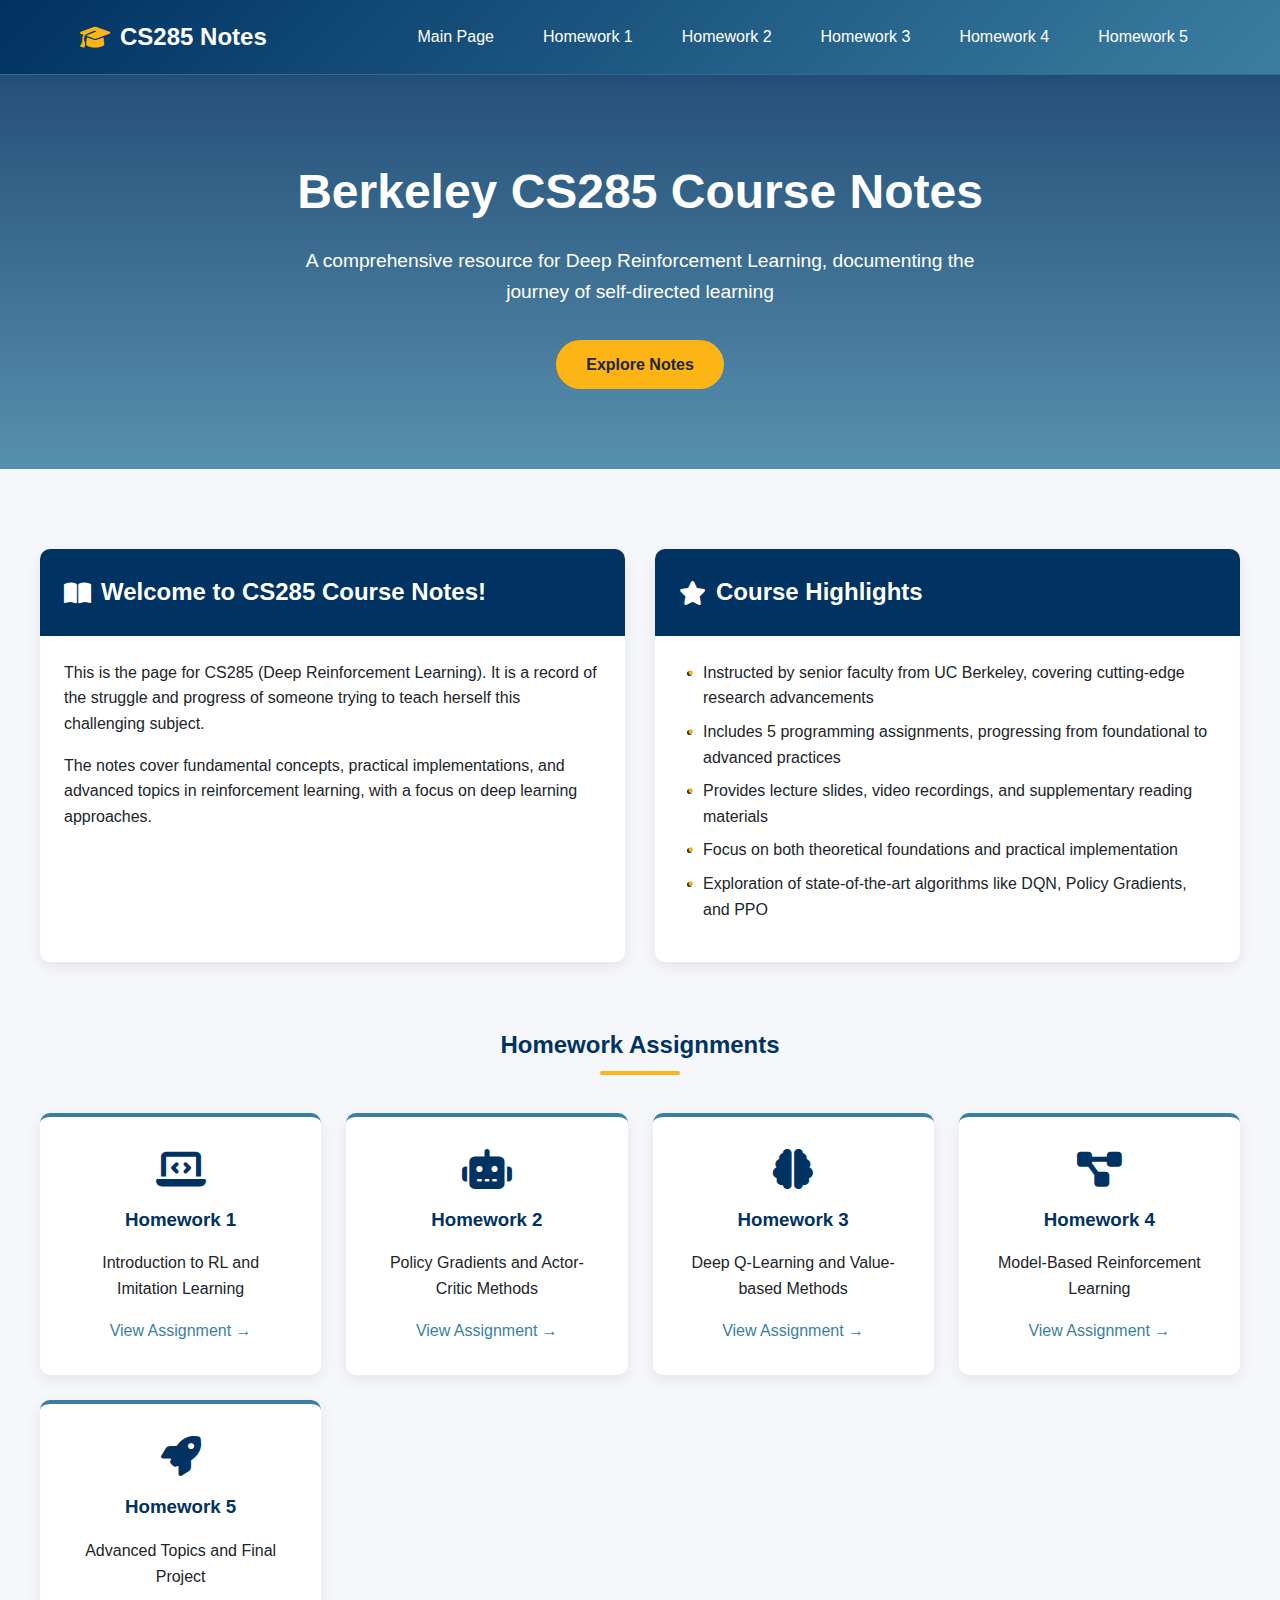
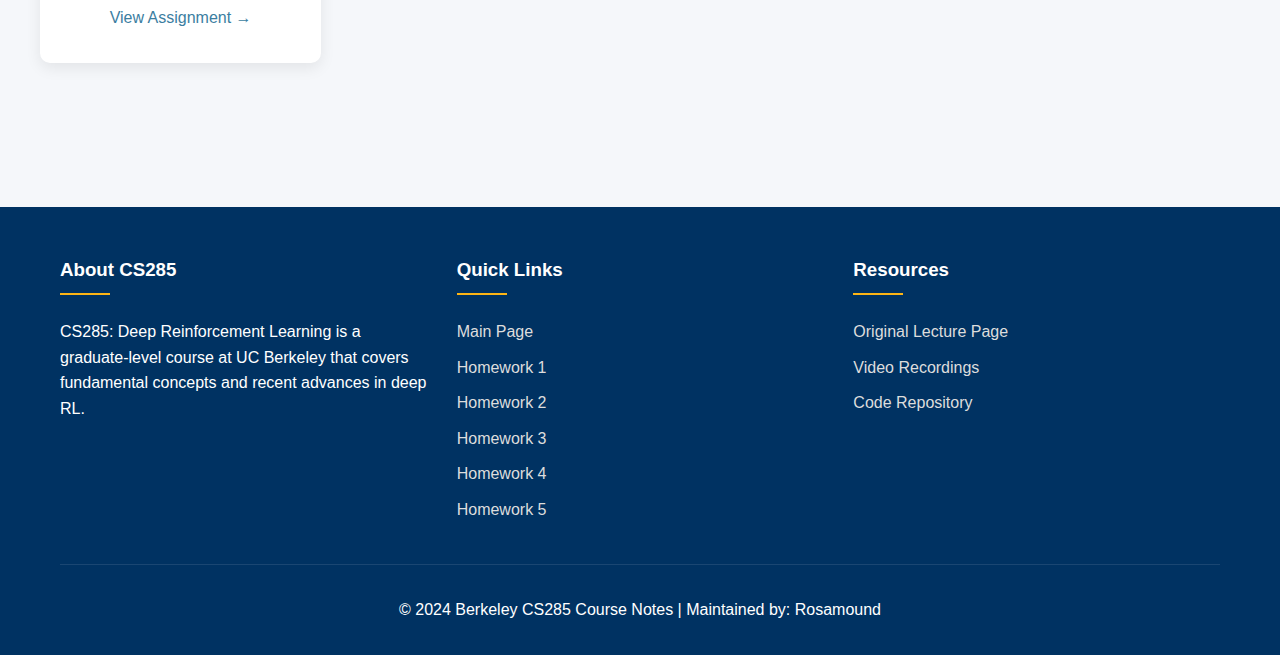
<file: index.html>
<!DOCTYPE html>
<html lang="en">
<head>
  <meta charset="UTF-8">
  <meta name="viewport" content="width=device-width, initial-scale=1.0">
  <title>Berkeley CS285 Course Notes</title>
  <link rel="stylesheet" href="https://cdnjs.cloudflare.com/ajax/libs/font-awesome/6.4.0/css/all.min.css">
  <style>
    /* Global Styles */
    * {
      margin: 0;
      padding: 0;
      box-sizing: border-box;
      font-family: 'Segoe UI', Tahoma, Geneva, Verdana, sans-serif;
    }

    :root {
      --primary: #003262; /* Berkeley Blue */
      --secondary: #3B7EA1; /* Secondary Blue */
      --accent: #FDB515; /* California Gold */
      --light: #F8F9FA;
      --dark: #212529;
      --gray: #6C757D;
    }

    body {
      background-color: #f5f7fa;
      color: var(--dark);
      line-height: 1.6;
    }

    .container {
      max-width: 1200px;
      margin: 0 auto;
      padding: 0 20px;
    }

    /* Header & Navigation */
    header {
      background: linear-gradient(135deg, var(--primary), var(--secondary));
      color: white;
      padding: 1rem 0;
      box-shadow: 0 4px 12px rgba(0, 0, 0, 0.1);
    }

    .navbar {
      display: flex;
      justify-content: space-between;
      align-items: center;
      padding: 0 20px;
    }

    .logo {
      display: flex;
      align-items: center;
      gap: 10px;
      font-weight: 700;
      font-size: 1.5rem;
    }

    .logo i {
      color: var(--accent);
    }

    .nav-links {
      display: flex;
      gap: 25px;
    }

    .nav-links a {
      color: white;
      text-decoration: none;
      font-weight: 500;
      padding: 8px 12px;
      border-radius: 4px;
      transition: all 0.3s ease;
      position: relative;
    }

    .nav-links a:hover {
      background-color: rgba(255, 255, 255, 0.1);
    }

    .nav-links a::after {
      content: '';
      position: absolute;
      bottom: 0;
      left: 50%;
      width: 0;
      height: 2px;
      background-color: var(--accent);
      transition: all 0.3s ease;
      transform: translateX(-50%);
    }

    .nav-links a:hover::after {
      width: 80%;
    }

    /* Hero Section */
    .hero {
      background: linear-gradient(rgba(0, 50, 98, 0.85), rgba(59, 126, 161, 0.85)), url('https://images.unsplash.com/photo-1559757148-5c350d0d3c56?ixlib=rb-4.0.3&auto=format&fit=crop&w=1350&q=80');
      background-size: cover;
      background-position: center;
      color: white;
      padding: 5rem 0;
      text-align: center;
      margin-bottom: 3rem;
    }

    .hero h1 {
      font-size: 3rem;
      margin-bottom: 1rem;
      font-weight: 700;
    }

    .hero p {
      font-size: 1.2rem;
      max-width: 700px;
      margin: 0 auto 2rem;
    }

    .btn {
      display: inline-block;
      background-color: var(--accent);
      color: var(--dark);
      padding: 12px 30px;
      border-radius: 30px;
      text-decoration: none;
      font-weight: 600;
      transition: all 0.3s ease;
      border: none;
      cursor: pointer;
    }

    .btn:hover {
      background-color: #e6a500;
      transform: translateY(-3px);
      box-shadow: 0 5px 15px rgba(0, 0, 0, 0.1);
    }

    /* Main Content */
    .main-content {
      padding: 2rem 0;
    }

    .section-title {
      text-align: center;
      margin-bottom: 3rem;
      color: var(--primary);
      position: relative;
    }

    .section-title::after {
      content: '';
      position: absolute;
      bottom: -10px;
      left: 50%;
      transform: translateX(-50%);
      width: 80px;
      height: 4px;
      background-color: var(--accent);
      border-radius: 2px;
    }

    /* Cards */
    .cards-container {
      display: grid;
      grid-template-columns: repeat(auto-fit, minmax(350px, 1fr));
      gap: 30px;
      margin-bottom: 4rem;
    }

    .card {
      background-color: white;
      border-radius: 10px;
      overflow: hidden;
      box-shadow: 0 5px 15px rgba(0, 0, 0, 0.08);
      transition: transform 0.3s ease, box-shadow 0.3s ease;
    }

    .card:hover {
      transform: translateY(-10px);
      box-shadow: 0 15px 30px rgba(0, 0, 0, 0.15);
    }

    .card-header {
      background-color: var(--primary);
      color: white;
      padding: 1.5rem;
    }

    .card-header h2 {
      font-size: 1.5rem;
      display: flex;
      align-items: center;
      gap: 10px;
    }

    .card-body {
      padding: 1.5rem;
    }

    .card-body p, .card-body ul {
      margin-bottom: 1rem;
    }

    .card-body ul {
      padding-left: 1.5rem;
    }

    .card-body li {
      margin-bottom: 0.5rem;
      position: relative;
    }

    .card-body li::before {
      content: '•';
      color: var(--accent);
      font-weight: bold;
      position: absolute;
      left: -15px;
    }

    /* Homework Section */
    .homework-container {
      display: grid;
      grid-template-columns: repeat(auto-fit, minmax(250px, 1fr));
      gap: 25px;
      margin-bottom: 4rem;
    }

    .homework-card {
      background-color: white;
      border-radius: 10px;
      padding: 2rem;
      text-align: center;
      box-shadow: 0 5px 15px rgba(0, 0, 0, 0.08);
      transition: all 0.3s ease;
      border-top: 4px solid var(--secondary);
    }

    .homework-card:hover {
      transform: translateY(-5px);
      box-shadow: 0 10px 25px rgba(0, 0, 0, 0.15);
    }

    .homework-card i {
      font-size: 2.5rem;
      color: var(--primary);
      margin-bottom: 1rem;
    }

    .homework-card h3 {
      margin-bottom: 1rem;
      color: var(--primary);
    }

    .homework-card a {
      display: inline-block;
      color: var(--secondary);
      text-decoration: none;
      font-weight: 500;
      margin-top: 1rem;
      transition: color 0.3s ease;
    }

    .homework-card a:hover {
      color: var(--primary);
    }

    /* Footer */
    footer {
      background-color: var(--primary);
      color: white;
      padding: 3rem 0 2rem;
      margin-top: 3rem;
    }

    .footer-content {
      display: flex;
      justify-content: space-between;
      flex-wrap: wrap;
      gap: 30px;
      margin-bottom: 2rem;
    }

    .footer-section {
      flex: 1;
      min-width: 250px;
    }

    .footer-section h3 {
      margin-bottom: 1.5rem;
      position: relative;
      padding-bottom: 10px;
    }

    .footer-section h3::after {
      content: '';
      position: absolute;
      bottom: 0;
      left: 0;
      width: 50px;
      height: 2px;
      background-color: var(--accent);
    }

    .footer-links {
      list-style: none;
    }

    .footer-links li {
      margin-bottom: 10px;
    }

    .footer-links a {
      color: #ddd;
      text-decoration: none;
      transition: color 0.3s ease;
    }

    .footer-links a:hover {
      color: white;
      padding-left: 5px;
    }

    .footer-bottom {
      text-align: center;
      padding-top: 2rem;
      border-top: 1px solid rgba(255, 255, 255, 0.1);
    }

    /* Responsive Design */
    @media (max-width: 768px) {
      .navbar {
        flex-direction: column;
        gap: 15px;
      }
      
      .nav-links {
        flex-wrap: wrap;
        justify-content: center;
      }
      
      .hero h1 {
        font-size: 2.2rem;
      }
      
      .hero p {
        font-size: 1rem;
      }
    }
  </style>
</head>
<body>
  <!-- Header & Navigation -->
  <header>
    <div class="container">
      <div class="navbar">
        <div class="logo">
          <i class="fas fa-graduation-cap"></i>
          <span>CS285 Notes</span>
        </div>
        <div class="nav-links">
          <a href="index.html">Main Page</a>
          <a href="https://melted-column-68d.notion.site/CS285-Lecture-2-292b55cbc5558065bb02e73693336c78?source=copy_link">Homework 1</a>
          <a href="https://melted-column-68d.notion.site/CS285-Lecture-4-5-2a3b55cbc5558004a06df1ebf5f215bf?source=copy_link">Homework 2</a>
          <a href="hw3/hw3.html">Homework 3</a>
          <a href="hw4/hw4.html">Homework 4</a>
          <a href="hw5/hw5.html">Homework 5</a>
        </div>
      </div>
    </div>
  </header>

  <!-- Hero Section -->
  <section class="hero">
    <div class="container">
      <h1>Berkeley CS285 Course Notes</h1>
      <p>A comprehensive resource for Deep Reinforcement Learning, documenting the journey of self-directed learning</p>
      <a href="#content" class="btn">Explore Notes</a>
    </div>
  </section>

  <!-- Main Content -->
  <div class="container main-content" id="content">
    <!-- Welcome & Course Info -->
    <div class="cards-container">
      <div class="card">
        <div class="card-header">
          <h2><i class="fas fa-book-open"></i> Welcome to CS285 Course Notes!</h2>
        </div>
        <div class="card-body">
          <p>This is the page for CS285 (Deep Reinforcement Learning). It is a record of the struggle and progress of someone trying to teach herself this challenging subject.</p>
          <p>The notes cover fundamental concepts, practical implementations, and advanced topics in reinforcement learning, with a focus on deep learning approaches.</p>
        </div>
      </div>
      
      <div class="card">
        <div class="card-header">
          <h2><i class="fas fa-star"></i> Course Highlights</h2>
        </div>
        <div class="card-body">
          <ul>
            <li>Instructed by senior faculty from UC Berkeley, covering cutting-edge research advancements</li>
            <li>Includes 5 programming assignments, progressing from foundational to advanced practices</li>
            <li>Provides lecture slides, video recordings, and supplementary reading materials</li>
            <li>Focus on both theoretical foundations and practical implementation</li>
            <li>Exploration of state-of-the-art algorithms like DQN, Policy Gradients, and PPO</li>
          </ul>
        </div>
      </div>
    </div>

    <!-- Homework Section -->
    <h2 class="section-title">Homework Assignments</h2>
    <div class="homework-container">
      <div class="homework-card">
        <i class="fas fa-laptop-code"></i>
        <h3>Homework 1</h3>
        <p>Introduction to RL and Imitation Learning</p>
        <a href="https://melted-column-68d.notion.site/CS285-Lecture-2-292b55cbc5558065bb02e73693336c78?source=copy_link">View Assignment →</a>
      </div>
      
      <div class="homework-card">
        <i class="fas fa-robot"></i>
        <h3>Homework 2</h3>
        <p>Policy Gradients and Actor-Critic Methods</p>
        <a href="https://melted-column-68d.notion.site/CS285-Lecture-4-5-2a3b55cbc5558004a06df1ebf5f215bf?source=copy_link">View Assignment →</a>
      </div>
      
      <div class="homework-card">
        <i class="fas fa-brain"></i>
        <h3>Homework 3</h3>
        <p>Deep Q-Learning and Value-based Methods</p>
        <a href="hw3/hw3.html">View Assignment →</a>
      </div>
      
      <div class="homework-card">
        <i class="fas fa-project-diagram"></i>
        <h3>Homework 4</h3>
        <p>Model-Based Reinforcement Learning</p>
        <a href="hw4/hw4.html">View Assignment →</a>
      </div>
      
      <div class="homework-card">
        <i class="fas fa-rocket"></i>
        <h3>Homework 5</h3>
        <p>Advanced Topics and Final Project</p>
        <a href="hw5/hw5.html">View Assignment →</a>
      </div>
    </div>
  </div>

  <!-- Footer -->
  <footer>
    <div class="container">
      <div class="footer-content">
        <div class="footer-section">
          <h3>About CS285</h3>
          <p>CS285: Deep Reinforcement Learning is a graduate-level course at UC Berkeley that covers fundamental concepts and recent advances in deep RL.</p>
        </div>
        
        <div class="footer-section">
          <h3>Quick Links</h3>
          <ul class="footer-links">
            <li><a href="index.html">Main Page</a></li>
            <li><a href="https://melted-column-68d.notion.site/CS285-Lecture-2-292b55cbc5558065bb02e73693336c78?source=copy_link">Homework 1</a></li>
            <li><a href="https://melted-column-68d.notion.site/CS285-Lecture-4-5-2a3b55cbc5558004a06df1ebf5f215bf?source=copy_link">Homework 2</a></li>
            <li><a href="hw3/hw3.html">Homework 3</a></li>
            <li><a href="hw4/hw4.html">Homework 4</a></li>
            <li><a href="hw5/hw5.html">Homework 5</a></li>
          </ul>
        </div>
        
        <div class="footer-section">
          <h3>Resources</h3>
          <ul class="footer-links">
            <li><a href="http://rail.eecs.berkeley.edu/deeprlcourse/">Original Lecture Page</a></li>
            <li><a href="https://youtu.be/SupFHGbytvA?si=c7du_UWd-5mlN1Ok">Video Recordings</a></li>
            <li><a href="https://github.com/Rosamound/CS285-code-notes.git">Code Repository</a></li>
          </ul>
        </div>
      </div>
      
      <div class="footer-bottom">
        <p>© 2024 Berkeley CS285 Course Notes | Maintained by: Rosamound</p>
      </div>
    </div>
  </footer>
</body>
</html>
</file>
